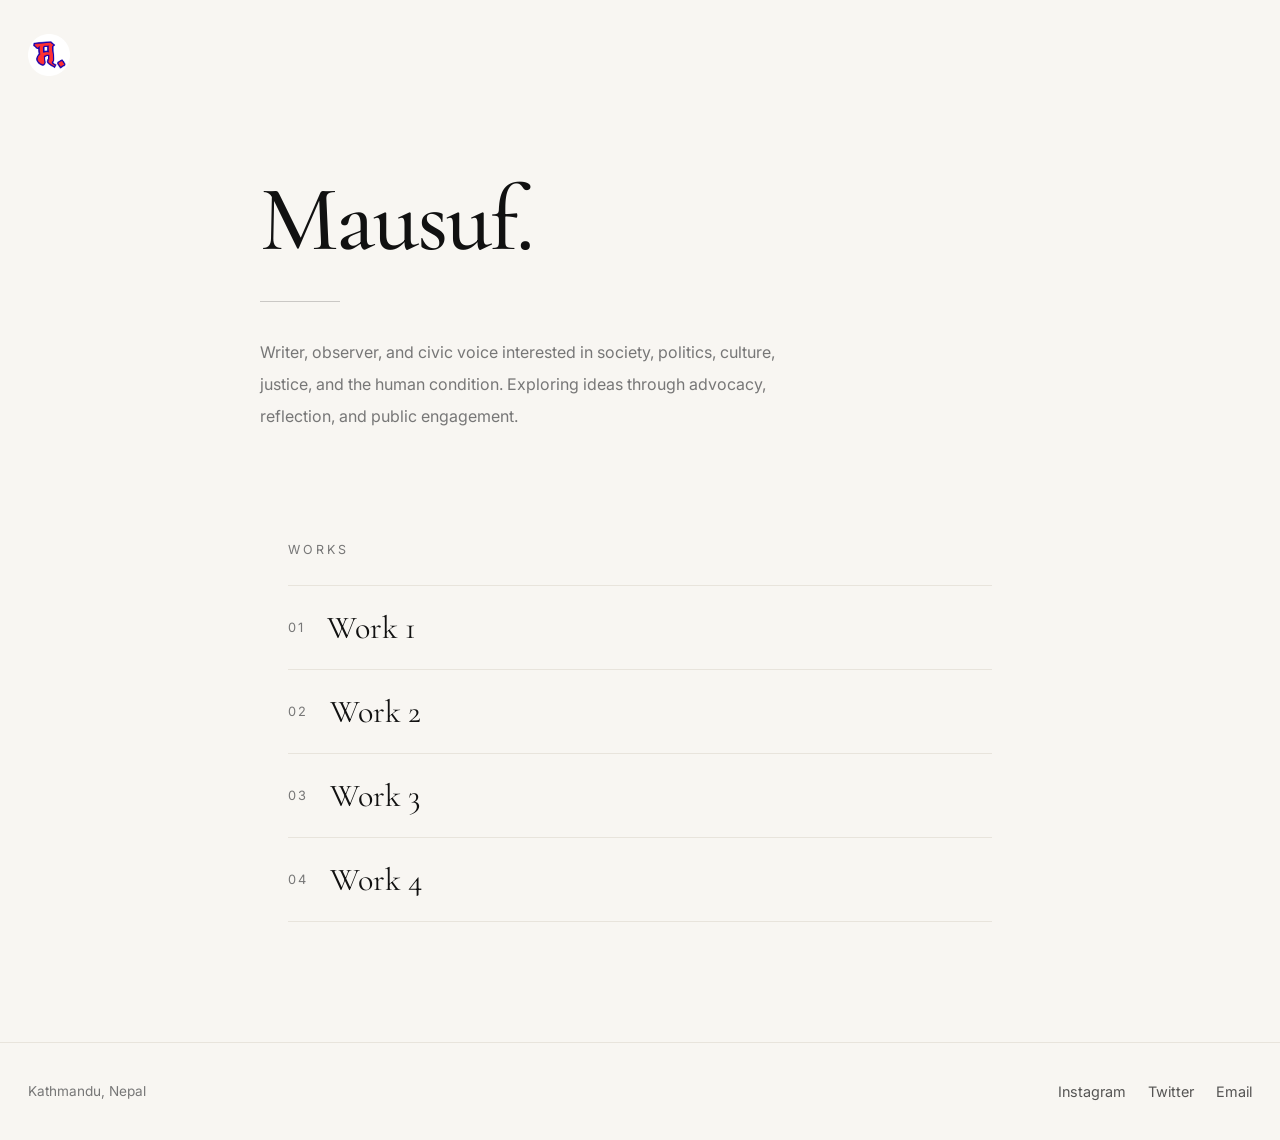
<file: index.html>
<!DOCTYPE html>
<html lang="en">
<head>
<meta charset="UTF-8">
<meta name="viewport" content="width=device-width, initial-scale=1.0">

<title>Mausuf.</title>

<link href="https://fonts.googleapis.com/css2?family=Cormorant+Garamond:wght@400;500;600&family=Inter:wght@300;400;500&display=swap" rel="stylesheet">

<style>

:root{
  --bg:#f8f6f2;
  --text:#111111;
  --muted:#777777;
  --line:#e8e4dc;
}

*{
  margin:0;
  padding:0;
  box-sizing:border-box;
}

body{
  background:var(--bg);
  color:var(--text);
  font-family:'Inter',sans-serif;
  -webkit-font-smoothing:antialiased;
}

/* TOP */

.top{
  padding:34px 28px;
}

.logo{
  width:42px;
  height:42px;
  object-fit:contain;
}

/* HERO */

.hero{
  padding:60px 28px 110px;
}

.content{
  max-width:760px;
  margin:auto;
}

.name{
  font-family:'Cormorant Garamond',serif;
  font-size:5.8rem;
  font-weight:500;
  letter-spacing:-2px;
  line-height:1;
}

.line{
  width:80px;
  height:1px;
  background:var(--text);
  margin:34px 0;
  opacity:0.2;
}

.bio{
  max-width:560px;
  font-size:1rem;
  line-height:2;
  color:var(--muted);
}

/* WORKS */

.works{
  max-width:760px;
  margin:auto;
  padding:0 28px 120px;
}

.section-title{
  font-size:0.78rem;
  text-transform:uppercase;
  letter-spacing:3px;
  margin-bottom:28px;
  color:var(--muted);
}

.works-list{
  display:flex;
  flex-direction:column;
}

.work-item{
  display:flex;
  align-items:center;
  gap:22px;

  padding:22px 0;

  text-decoration:none;
  color:var(--text);

  border-top:1px solid var(--line);

  font-family:'Cormorant Garamond',serif;
  font-size:2rem;

  transition:0.25s;
}

.work-item:last-child{
  border-bottom:1px solid var(--line);
}

.work-item span{
  font-family:'Inter',sans-serif;
  font-size:0.8rem;
  color:var(--muted);
  letter-spacing:2px;
}

.work-item:hover{
  padding-left:10px;
  color:#555;
}

/* FOOTER */

.footer{
  padding:40px 28px;
  border-top:1px solid var(--line);

  display:flex;
  justify-content:space-between;
  align-items:center;
  flex-wrap:wrap;
  gap:14px;
}

.footer-left{
  color:var(--muted);
  font-size:0.85rem;
}

.links{
  display:flex;
  gap:22px;
}

.links a{
  text-decoration:none;
  color:var(--text);
  font-size:0.9rem;
  opacity:0.7;
  transition:0.25s;
}

.links a:hover{
  opacity:1;
}

/* MOBILE */

@media(max-width:768px){

  .name{
    font-size:3.5rem;
  }

  .bio{
    font-size:0.96rem;
    line-height:1.9;
  }

  .work-item{
    font-size:1.5rem;
  }

}

</style>
</head>

<body>

<!-- TOP -->

<div class="top">
  <img src="logo.png" alt="Logo" class="logo">
</div>

<!-- HERO -->

<section class="hero">

  <div class="content">

    <div class="name">
      Mausuf.
    </div>

    <div class="line"></div>

    <div class="bio">
      Writer, observer, and civic voice interested in society,
      politics, culture, justice, and the human condition.
      Exploring ideas through advocacy, reflection,
      and public engagement.
    </div>

  </div>

</section>

<!-- WORKS -->

<section class="works">

  <div class="section-title">
    Works
  </div>

  <div class="works-list">

    <a href="article1.html" class="work-item">
      <span>01</span>
      Work 1
    </a>

    <a href="#" class="work-item">
      <span>02</span>
      Work 2
    </a>

    <a href="#" class="work-item">
      <span>03</span>
      Work 3
    </a>

    <a href="#" class="work-item">
      <span>04</span>
      Work 4
    </a>

  </div>

</section>

<!-- FOOTER -->

<footer class="footer">

  <div class="footer-left">
    Kathmandu, Nepal
  </div>

  <div class="links">
    <a href="#">Instagram</a>
    <a href="#">Twitter</a>
    <a href="#">Email</a>
  </div>

</footer>

</body>
</html>
</file>
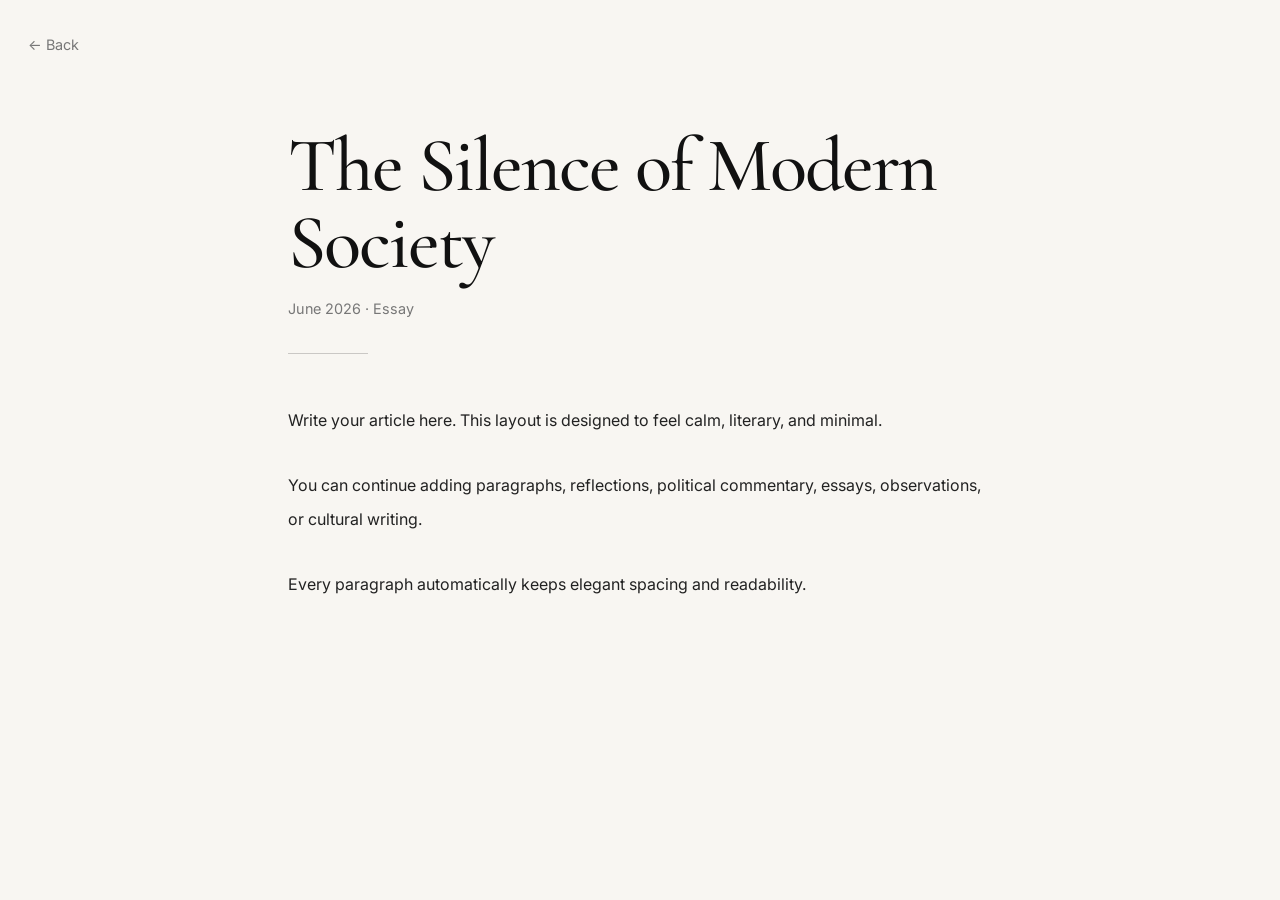
<file: index1.html>
<!DOCTYPE html>
<html lang="en">
<head>
<meta charset="UTF-8">
<meta name="viewport" content="width=device-width, initial-scale=1.0">

<title>Work 1 — Mausuf.</title>

<link href="https://fonts.googleapis.com/css2?family=Cormorant+Garamond:wght@400;500;600&family=Inter:wght@300;400;500&display=swap" rel="stylesheet">

<style>

:root{
  --bg:#f8f6f2;
  --text:#111111;
  --muted:#777777;
  --line:#e8e4dc;
}

*{
  margin:0;
  padding:0;
  box-sizing:border-box;
}

body{
  background:var(--bg);
  color:var(--text);
  font-family:'Inter',sans-serif;
  -webkit-font-smoothing:antialiased;
}

/* TOP */

.top{
  padding:34px 28px;
}

.back{
  text-decoration:none;
  color:var(--muted);
  font-size:0.9rem;
  transition:0.25s;
}

.back:hover{
  color:var(--text);
}

/* ARTICLE */

.article{
  max-width:760px;
  margin:auto;
  padding:40px 28px 120px;
}

.article-title{
  font-family:'Cormorant Garamond',serif;
  font-size:4.8rem;
  font-weight:500;
  line-height:1;
  letter-spacing:-2px;
}

.meta{
  margin-top:18px;
  color:var(--muted);
  font-size:0.9rem;
}

.line{
  width:80px;
  height:1px;
  background:var(--text);
  opacity:0.2;
  margin:36px 0 50px;
}

.article-content{
  font-size:1rem;
  line-height:2.1;
  color:#222;
}

.article-content p{
  margin-bottom:32px;
}

/* MOBILE */

@media(max-width:768px){

  .article-title{
    font-size:3rem;
  }

  .article-content{
    font-size:0.97rem;
    line-height:2;
  }

}

</style>
</head>

<body>

<!-- TOP -->

<div class="top">
  <a href="index.html" class="back">
    ← Back
  </a>
</div>

<!-- ARTICLE -->

<section class="article">

  <h1 class="article-title">
    The Silence of Modern Society
  </h1>

  <div class="meta">
    June 2026 · Essay
  </div>

  <div class="line"></div>

  <div class="article-content">

    <p>
      Write your article here.
      This layout is designed to feel calm,
      literary, and minimal.
    </p>

    <p>
      You can continue adding paragraphs,
      reflections, political commentary,
      essays, observations, or cultural writing.
    </p>

    <p>
      Every paragraph automatically keeps
      elegant spacing and readability.
    </p>

  </div>

</section>

</body>
</html>
</file>
